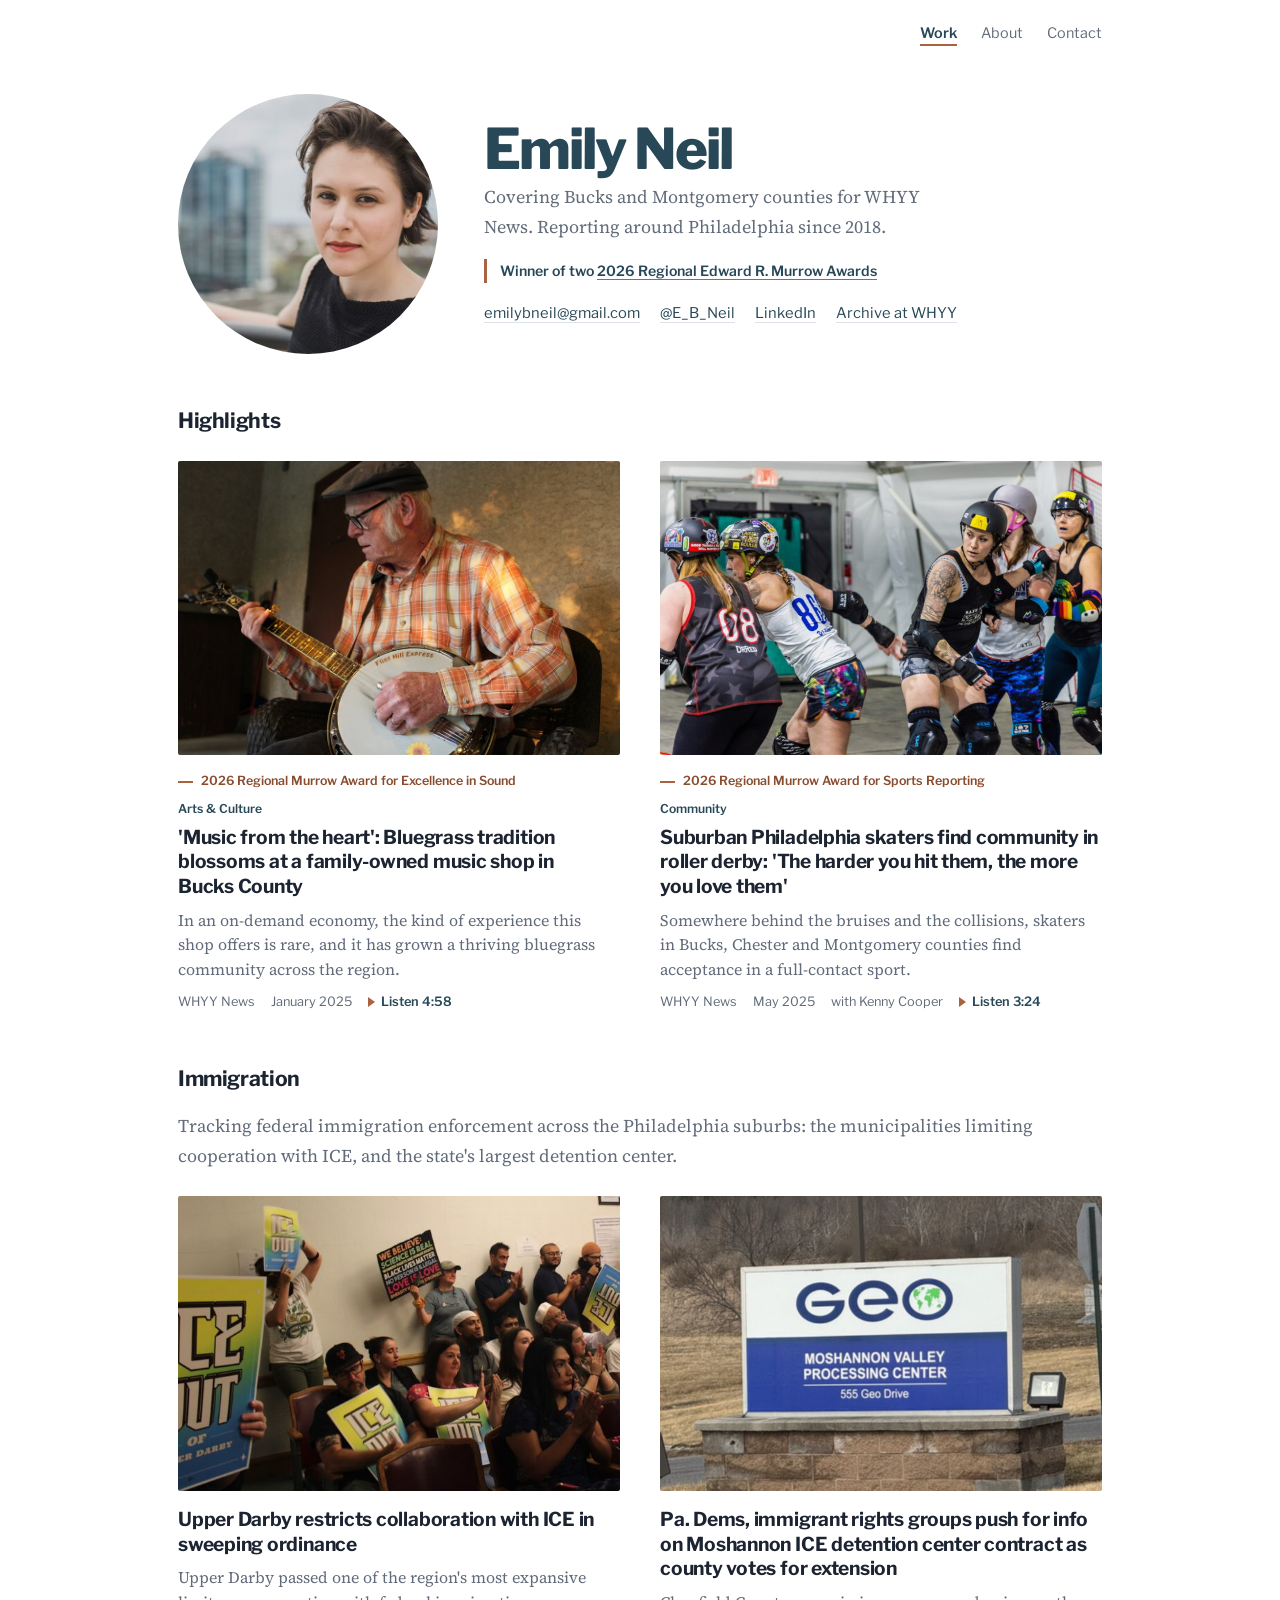
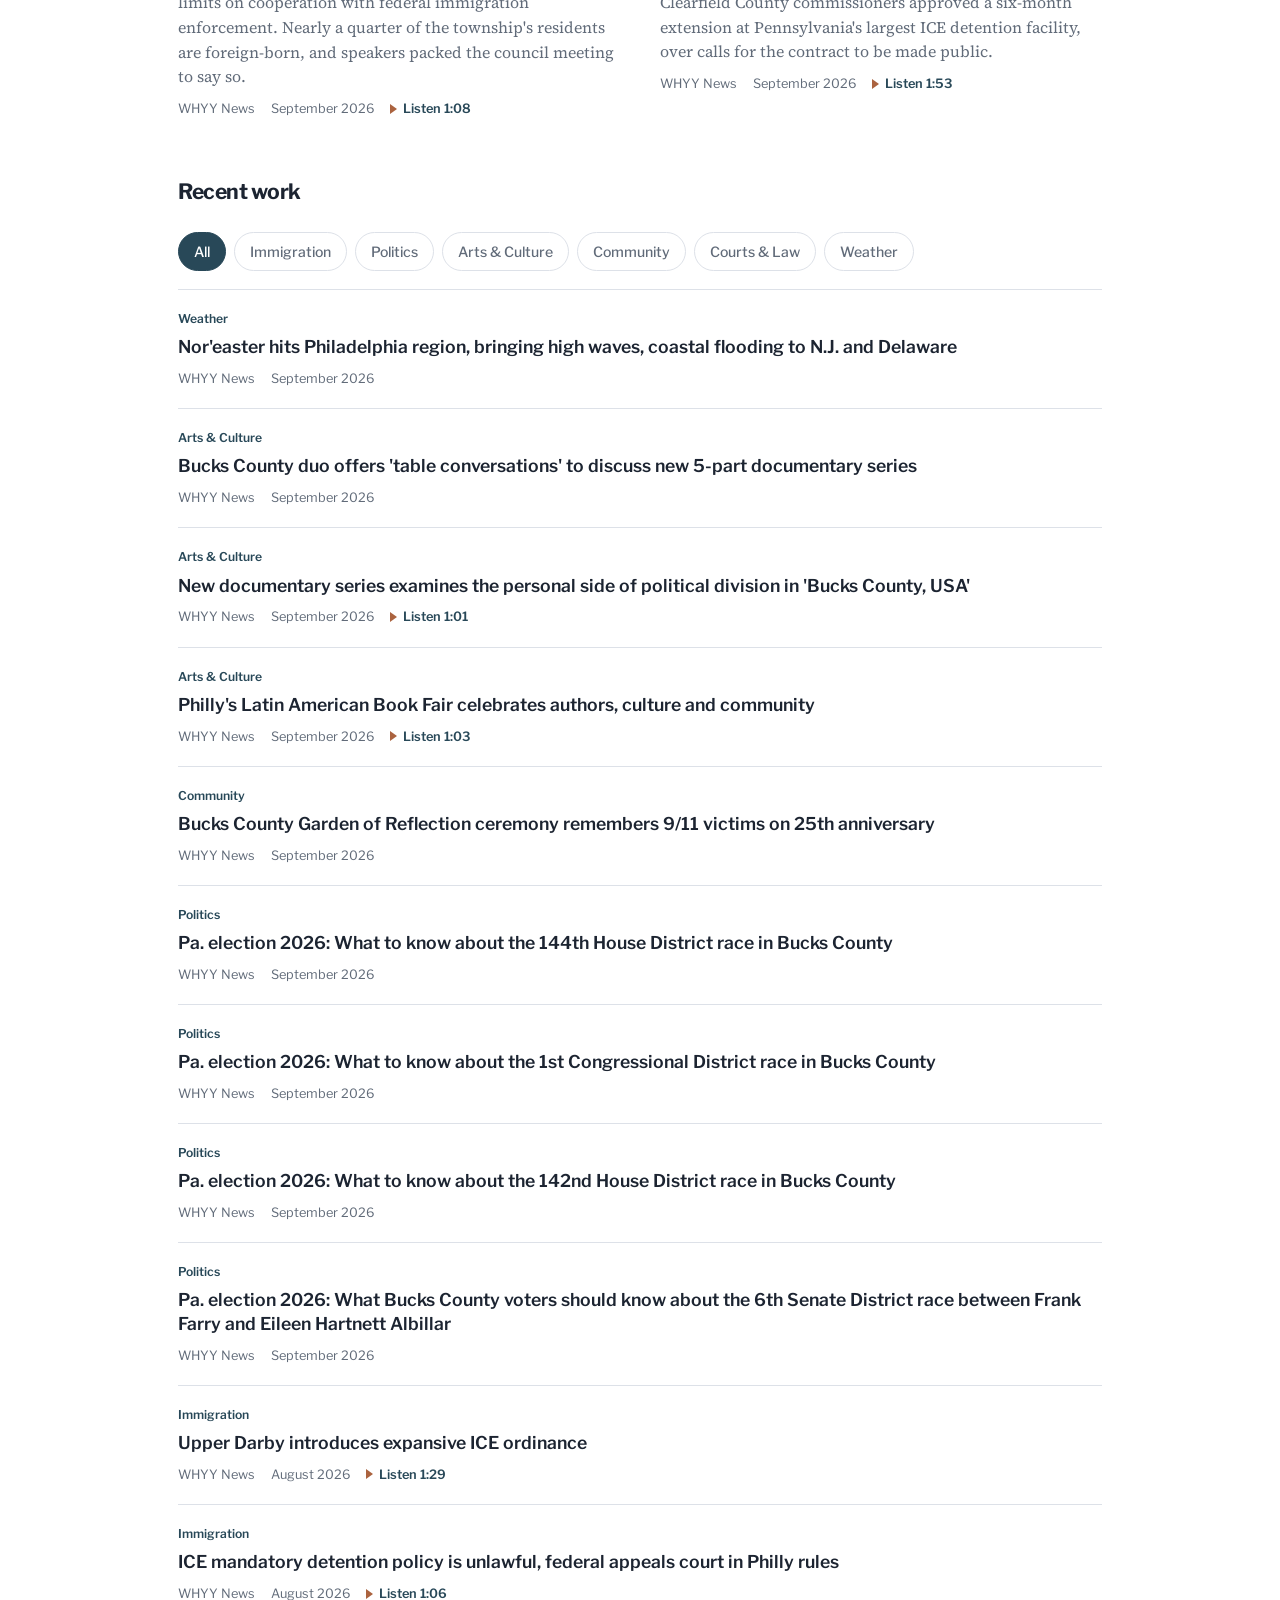
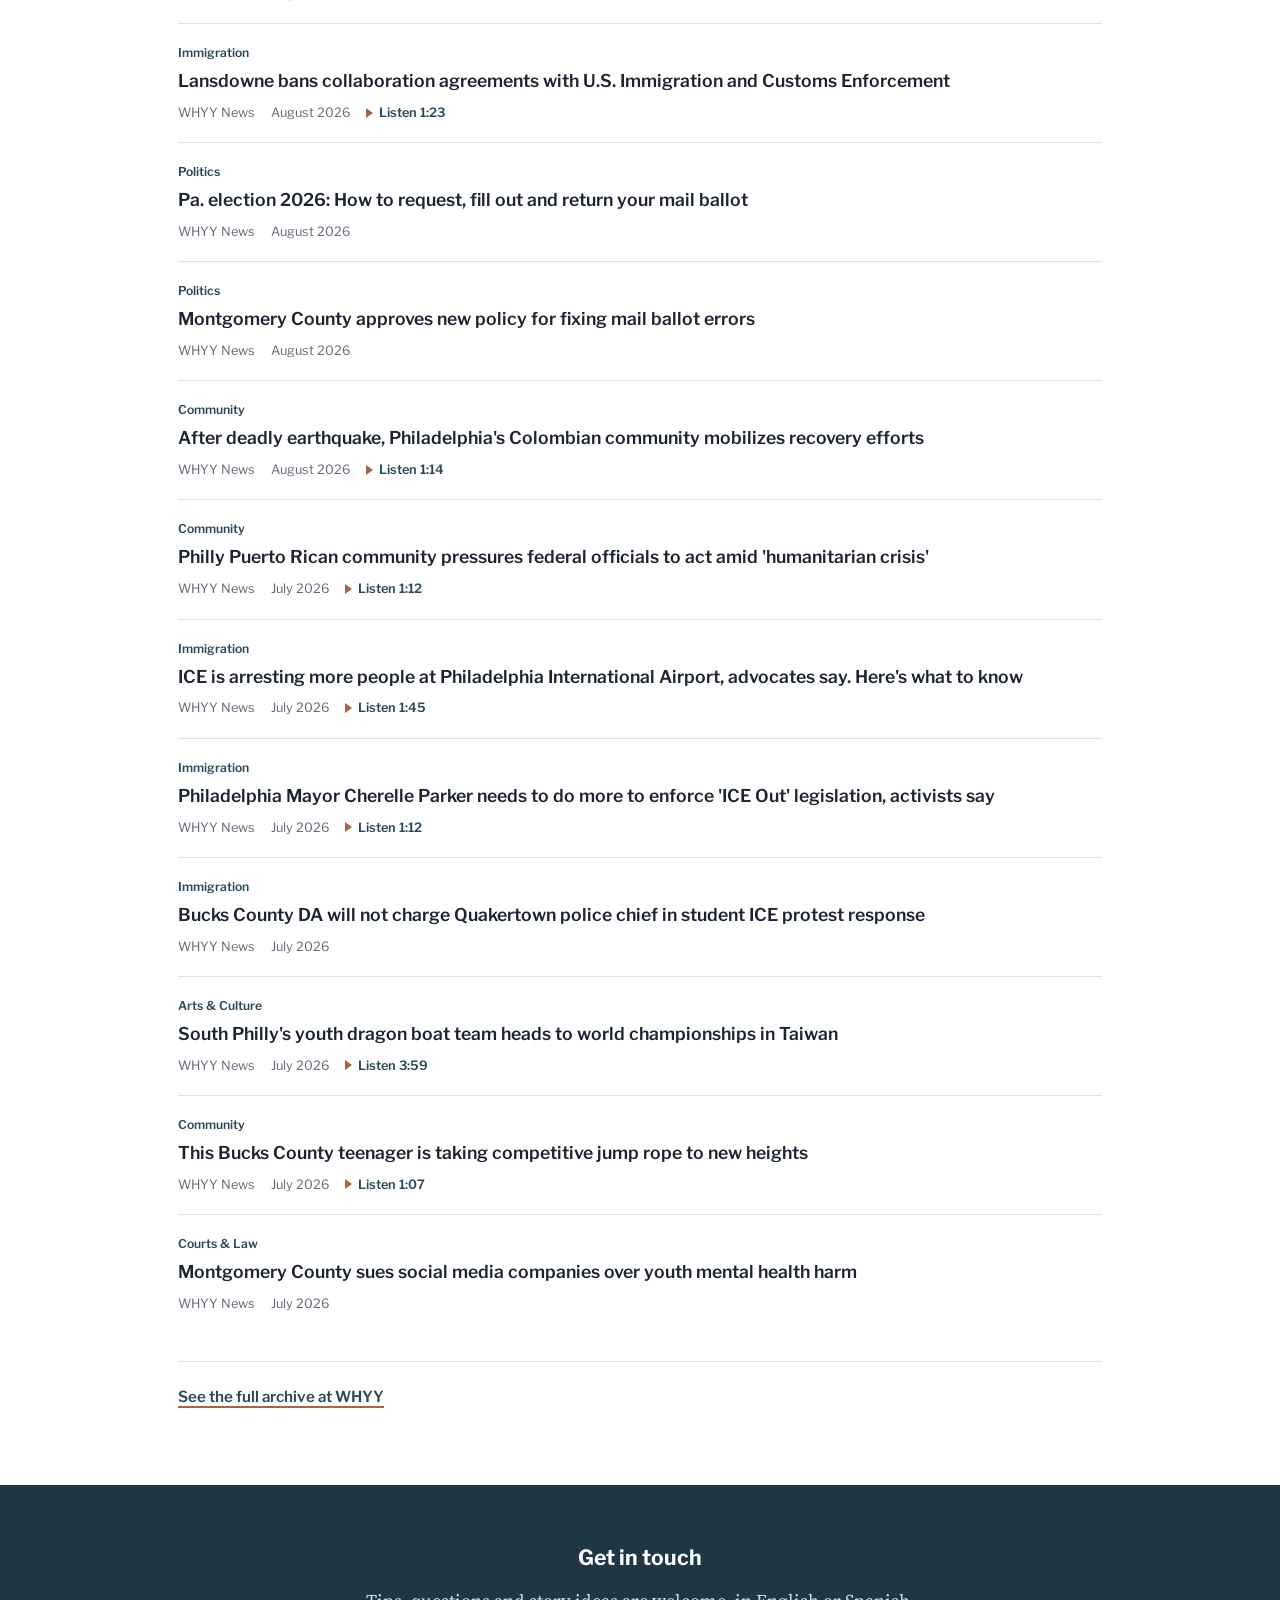
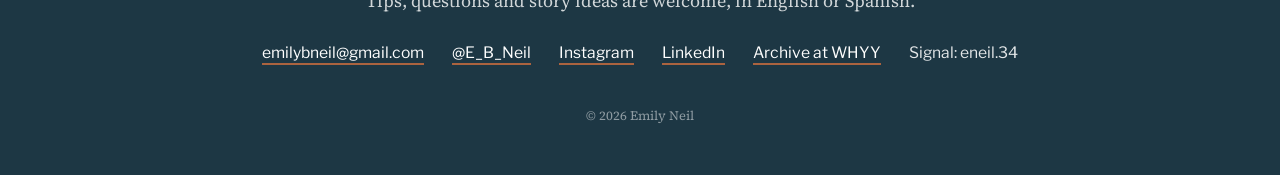
<file: index.html>
<!DOCTYPE html>
<html lang="en">
<head>
<meta charset="utf-8">
<meta name="viewport" content="width=device-width, initial-scale=1">
<title>Emily Neil</title>
<meta name="description" content="Emily Neil is a bilingual multimedia journalist reporting for WHYY News, covering Bucks and Montgomery counties.">
<meta property="og:title" content="Emily Neil">
<meta property="og:description" content="Bilingual multimedia journalist reporting for WHYY News, covering Bucks and Montgomery counties.">
<meta property="og:type" content="profile">
<link rel="preconnect" href="https://fonts.googleapis.com">
<link rel="preconnect" href="https://fonts.gstatic.com" crossorigin>
<link rel="preload" as="style" href="https://fonts.googleapis.com/css2?family=Libre+Franklin:wght@400;500;600;700;800&family=Source+Serif+4:opsz,wght@8..60,400;8..60,600&display=swap">
<link href="https://fonts.googleapis.com/css2?family=Libre+Franklin:wght@400;500;600;700;800&family=Source+Serif+4:opsz,wght@8..60,400;8..60,600&display=swap" rel="stylesheet">
<link rel="stylesheet" href="style.css">
</head>
<body>

<a class="skip" href="#highlights">Skip to work</a>

<main>
<div class="wrap">

  <!-- ===================== NAV =====================
       Work and About swap the content below without reloading the
       page, so the header never moves. Without JavaScript both
       sections simply show, one after the other.
  -->
  <nav class="topnav">
    <ul>
      <li><a href="#work" data-view="work" aria-current="page">Work</a></li>
      <li><a href="#about" data-view="about">About</a></li>
      <li><a href="#contact">Contact</a></li>
    </ul>
  </nav>

  <!-- ===================== HEADER =====================
       EMILY: this stays put whichever tab you're on.
       To change your photo, upload the new one and change the
       filename below. Keep the rest of the line as it is.
  -->
  <header class="hero">
    <img class="headshot" src="headshot.jpg" alt="Emily Neil" width="600" height="600">
    <div>
      <h1>Emily Neil</h1>
      <p class="beat">Covering Bucks and Montgomery counties for WHYY News. Reporting around Philadelphia since 2018.</p>
      <!-- The categories are named on each winning story, so this
           line doesn't repeat them. The &nbsp; keep the award's name
           from splitting across lines. -->
      <p class="award">Winner of two <a href="https://whyy.org/articles/murrow-awards-2026-reporting/">2026 Regional Edward&nbsp;R.&nbsp;Murrow&nbsp;Awards</a></p>
      <ul class="contact-line">
        <li><a href="mailto:emilybneil@gmail.com">emilybneil@gmail.com</a></li>
        <li><a href="https://twitter.com/E_B_Neil">@E_B_Neil</a></li>
        <li><a href="https://www.linkedin.com/in/emily-neil-283810126/">LinkedIn</a></li>
        <li><a href="https://whyy.org/person/emily-neil/">Archive at WHYY</a></li>
      </ul>
    </div>
  </header>

  <div id="view-work">
  <!-- ===================== HIGHLIGHTS =====================
       Built from the HIGHLIGHTS list in stories.js.
  -->
  <section id="highlights">
    <h2 class="section-title">Highlights</h2>
    <div class="highlights" id="highlight-grid"></div>
  </section>

  <!-- ===================== THEMED COLLECTIONS =====================
       Built from the COLLECTIONS list in stories.js. Add or remove
       a whole section by editing that list — nothing to change here.
  -->
  <div id="collections"></div>

  <!-- ===================== RECENT WORK =====================
       Built from the STORIES list in stories.js. Filters are by
       topic and build themselves from the topics actually used.
  -->
  <section id="work">
    <h2 class="section-title">Recent work</h2>
    <ul class="filters" id="filters"></ul>
    <div class="stories" id="stories"></div>
    <p class="archive"><a href="https://whyy.org/person/emily-neil/">See the full archive at WHYY</a></p>
  </section>

  </div>

  <div id="view-about">
  <!-- ===================== ABOUT =====================
       EMILY: this follows the bio from your old site — what you do
       now, what each place you worked actually is, then where you
       are from and where you studied. Change any of it freely.
  -->
  <section id="about" class="bio">
    <h2 class="section-title">About</h2>
    <div class="bio-grid">
      <div>
        <p class="lede">I'm a bilingual multimedia journalist covering Bucks and Montgomery counties as a suburban reporter for WHYY News, the public media newsroom serving the Philadelphia region. Previously, I was a reporter and editor at AL DÍA News, a bilingual print and digital news organization based in Philadelphia, and a communications officer for SERES, a Guatemalan non-profit focused on youth leadership and sustainability education in Guatemala and El Salvador.</p>
      </div>
      <div>
        <p>My work has appeared in WHYY News, The New York Times, The Philadelphia Citizen, The Trace, Religion News Service, Blind Magazine, Generocity, GridPhilly, IJNET and ¡Presente! Media.</p>
        <p>I was a 2022–23 Religion News Service and Interfaith America fellow, and I've edited for Global Press Journal alongside reporters based around the world. Since 2020 I've co-hosted <em>El Café de la Tarde</em>, a weekly Spanish-language show on Philatinos Radio in South Philadelphia.</p>
      </div>
    </div>
  </section>

  <!-- ===================== EXPERIENCE =====================
       EMILY: this is your resume, on the page. It's separate from
       the downloadable PDF, so a job change means updating both:
       here, and in Neil.Emily.Resume.web.docx. This one takes
       thirty seconds and is what most people will actually read,
       so change it here first and refresh the PDF when you have a
       moment. HOW-TO-UPDATE.md walks through both.
  -->
  <section id="experience">
    <h2 class="section-title">Experience</h2>
    <ul class="timeline">
      <li>
        <span class="when">Mar 2024 – present</span>
        <div>
          <p class="what">Suburban reporter<span class="where">WHYY News, Philadelphia</span></p>
          <p class="note">Two to three stories a week for radio and web across Bucks and Montgomery counties: reporting, writing both scripts, recording and producing the audio, and shooting photos. General assignment on Saturdays.</p>
        </div>
      </li>
      <li>
        <span class="when">Mar 2022 – Mar 2024</span>
        <div>
          <p class="what">Digital content producer<span class="where">WHYY News, Philadelphia</span></p>
          <p class="note">Final edit on web stories, photo selection, partner content, weekend social and the daily newsletter, while reporting and recording original stories for web and radio.</p>
        </div>
      </li>
      <li>
        <span class="when">May 2021 – Oct 2023</span>
        <div>
          <p class="what">Story editor<span class="where">Global Press Journal</span></p>
          <p class="note">Edited stories with reporters based in countries around the world, working in Spanish with Spanish-speaking reporters and translating materials.</p>
        </div>
      </li>
      <li>
        <span class="when">Feb 2020 – Mar 2024</span>
        <div>
          <p class="what">Freelance journalist<span class="where">Philadelphia</span></p>
          <p class="note">Religion coverage for Religion News Service as a 2022–23 RNS and Interfaith America fellow. Reported on gun violence resources in Philadelphia for The Trace's Up the Block. Bylines in The New York Times, The Philadelphia Citizen, Blind Magazine, Generocity, GridPhilly, IJNET, ¡Presente! Media and WHYY News.</p>
        </div>
      </li>
      <li>
        <span class="when">Jan 2018 – Feb 2020</span>
        <div>
          <p class="what">Deputy editor, staff writer, fellow<span class="where">AL DÍA News, Philadelphia</span></p>
          <p class="note">Ran editing, translation, design and visuals for a fully bilingual weekly print edition with a circulation of 30,000. Built the paper's partnerships, including its role in Broke in Philly, and created <em>Cuéntame</em>, a first-person storytelling initiative for U.S. Latinos.</p>
        </div>
      </li>
      <li>
        <span class="when">Nov 2016 – Dec 2017</span>
        <div>
          <p class="what">Communications manager<span class="where">Asociación SERES, Antigua, Guatemala</span></p>
          <p class="note">Ran all communications, social, web and newsletters. Shot photo and video at programs, and designed and taught Spanish-language media education workshops for youth ages 13 to 25.</p>
        </div>
      </li>
    </ul>

    <h2 class="section-title stacked">Education</h2>
    <ul class="timeline">
      <li>
        <span class="when">2016</span>
        <div>
          <p class="what">M.S., Journalism<span class="where">Columbia Journalism School</span></p>
          <p class="note">Focused on photo and visual journalism alongside long-form feature reporting.</p>
        </div>
      </li>
      <li>
        <span class="when">2014</span>
        <div>
          <p class="what">B.A., Middle Eastern Studies<span class="where">Barnard College, Columbia University</span></p>
          <p class="note">Minor in Spanish and Latin American Studies.</p>
        </div>
      </li>
    </ul>

    <h2 class="section-title stacked">Languages and tools</h2>
    <ul class="kit">
      <li><span>Languages</span><span>Fluent Spanish. Conversational Persian (Farsi).</span></li>
      <li><span>Audio</span><span>ProTools. Radio scripting, recording and production.</span></li>
      <li><span>Visual</span><span>DSLR. Photoshop, Lightroom, Premiere Pro, iMovie.</span></li>
    </ul>

    <a class="btn" href="resume.pdf">Download resume</a>
  </section>
  </div>

</div>
</main>

<!-- ===================== CONTACT ===================== -->
<div class="contact-block" id="contact">
  <div class="wrap">
    <h2>Get in touch</h2>
    <p>Tips, questions and story ideas are welcome, in English or Spanish.</p>
    <ul>
      <li><a href="mailto:emilybneil@gmail.com">emilybneil@gmail.com</a></li>
      <li><a href="https://twitter.com/E_B_Neil">@E_B_Neil</a></li>
      <li><a href="https://www.instagram.com/e.b.neil/">Instagram</a></li>
      <li><a href="https://www.linkedin.com/in/emily-neil-283810126/">LinkedIn</a></li>
      <li><a href="https://whyy.org/person/emily-neil/">Archive at WHYY</a></li>
      <!-- A Signal username, not a phone number. Safe to publish:
           it reveals nothing about her number, and she can change
           or delete it any time without changing her number. -->
      <li class="signal">Signal: eneil.34</li>
    </ul>
    <p class="colophon">© 2026 Emily Neil</p>
  </div>
</div>

<script src="stories.js"></script>
<script>
(function () {
  // Escape anything that lands in HTML, so an apostrophe or an
  // ampersand in a headline can never break the page.
  const esc = s => String(s == null ? '' : s).replace(/[&<>"']/g,
    c => ({'&':'&amp;','<':'&lt;','>':'&gt;','"':'&quot;',"'":'&#39;'}[c]));

  const HL   = (typeof HIGHLIGHTS  !== 'undefined' ? HIGHLIGHTS  : []);
  const COLS = (typeof COLLECTIONS !== 'undefined' ? COLLECTIONS : []);
  const ALL  = (typeof STORIES     !== 'undefined' ? STORIES     : []);

  // The small grey line under a headline: outlet, date, co-byline,
  // runtime. Same shape everywhere a story appears.
  const meta = s => `
    <p class="story-meta">
      <span>${esc(s.outlet)}</span>
      <span>${esc(s.date)}</span>
      ${s.with   ? `<span>with ${esc(s.with)}</span>` : ''}
      ${s.listen ? `<span class="listen">Listen ${esc(s.listen)}</span>` : ''}
    </p>`;

  // One featured card, used by Highlights and by every themed
  // section below it. withPhoto is decided per section, not per
  // card: a row with one photo and one blank panel looks broken,
  // so a section shows photos only once every story in it has
  // one. Add the missing image and the section becomes a photo
  // grid on its own.
  const card = (h, withPhoto) => `
    <a class="highlight" href="${esc(h.url)}">
      ${withPhoto ? `<div class="highlight-photo">
        <img src="${esc(h.image)}" alt="${esc(h.alt || '')}" loading="lazy">
      </div>` : ''}
      <div class="highlight-text">
        ${h.award ? `<p class="highlight-award">${esc(h.award)}</p>` : ''}
        ${h.topic ? `<p class="story-topic">${esc(h.topic)}</p>` : ''}
        <h3 class="highlight-title">${esc(h.title)}</h3>
        ${h.dek ? `<p class="highlight-dek">${esc(h.dek)}</p>` : ''}
        ${meta(h)}
      </div>
    </a>`;

  /* ---------- highlights ---------- */
  const grid = document.getElementById('highlight-grid');
  if (!HL.length) {
    document.getElementById('highlights').hidden = true;
  } else {
    grid.innerHTML = HL.map(s => card(s, !!s.image)).join('');
  }

  /* ---------- themed collections ---------- */
  // Same card as Highlights, so a themed section reads as another
  // shelf of featured work rather than a different component.
  document.getElementById('collections').innerHTML = COLS.map(c => `
    <section class="collection">
      <h2 class="section-title">${esc(c.title)}</h2>
      ${c.note ? `<p class="collection-note">${esc(c.note)}</p>` : ''}
      <div class="highlights">
        ${(c.stories || []).map(s => card(s, (c.stories || []).every(x => x.image))).join('')}
      </div>
    </section>
  `).join('');

  /* ---------- recent work ---------- */
  const list    = document.getElementById('stories');
  const filters = document.getElementById('filters');

  // Anything already featured above is skipped here, so no story
  // appears twice. STORIES can stay a complete record.
  const featured = new Set([
    ...HL.map(h => h.url),
    ...COLS.flatMap(c => (c.stories || []).map(s => s.url))
  ]);
  const stories = ALL.filter(s => !featured.has(s.url));

  // Filter buttons come from the topics actually in use, busiest
  // beat first, so the list orders itself as her work shifts.
  const counts = {};
  stories.forEach(s => { if (s.topic) counts[s.topic] = (counts[s.topic] || 0) + 1; });
  const topics = Object.keys(counts).sort((a, b) => counts[b] - counts[a] || a.localeCompare(b));

  if (topics.length > 1) {
    filters.innerHTML =
      `<li><button type="button" data-topic="all" aria-pressed="true">All</button></li>` +
      topics.map(t =>
        `<li><button type="button" data-topic="${esc(t)}" aria-pressed="false">${esc(t)}</button></li>`
      ).join('');
  } else {
    filters.hidden = true;
  }

  function render(topic) {
    const shown = topic === 'all' ? stories : stories.filter(s => s.topic === topic);

    if (!shown.length) {
      list.innerHTML = '<p class="empty">Nothing in this category yet.</p>';
      return;
    }

    // Only the headline is a link. Wrapping the whole row made the
    // entire strip clickable, so a stray click anywhere near a story
    // opened it.
    list.innerHTML = shown.map(s => `
      <article class="story">
        ${s.topic ? `<p class="story-topic">${esc(s.topic)}</p>` : ''}
        <h3 class="story-title"><a href="${esc(s.url)}">${esc(s.title)}</a></h3>
        ${s.dek ? `<p class="story-dek">${esc(s.dek)}</p>` : ''}
        ${meta(s)}
      </article>
    `).join('');
  }

  filters.addEventListener('click', e => {
    const btn = e.target.closest('button');
    if (!btn) return;
    filters.querySelectorAll('button').forEach(b =>
      b.setAttribute('aria-pressed', String(b === btn)));
    render(btn.dataset.topic);
  });

  render('all');
})();
</script>

<script>
/* ===================== THE TABS =====================
   Work and About are two panels inside one page. Switching tabs
   swaps the panel below the header, so the header itself is never
   rebuilt and never flickers — the frozen-pane effect.

   The address bar still changes (#work / #about), so links,
   bookmarks, refresh and the browser's back button all behave the
   way people expect.

   EMILY: nothing here needs touching. If JavaScript is ever turned
   off, none of this runs and both panels simply show one after the
   other — the page still reads correctly, just as one long scroll.
*/
(function () {
  const views = {
    work:  document.getElementById('view-work'),
    about: document.getElementById('view-about')
  };
  if (!views.work || !views.about) return;   // markup changed: leave both showing

  const tabs = Array.prototype.slice.call(
    document.querySelectorAll('.topnav a[data-view]'));

  function show(name, opts) {
    opts = opts || {};
    if (!views[name]) name = 'work';

    for (const k in views) views[k].hidden = (k !== name);

    tabs.forEach(t => {
      if (t.dataset.view === name) t.setAttribute('aria-current', 'page');
      else t.removeAttribute('aria-current');
    });

    // Don't yank the page on first load — someone may have arrived
    // on a #contact link and be looking at the footer already.
    if (opts.scroll && window.scrollY > 0) {
      window.scrollTo({ top: 0, behavior: 'instant' });
    }

    // Send the screen reader to the heading of the panel that just
    // opened, the way a real page load would.
    if (opts.focus) {
      const h = views[name].querySelector('h2');
      if (h) { h.setAttribute('tabindex', '-1'); h.focus({ preventScroll: true }); }
    }
  }

  // Only #work and #about name a panel, and no hash at all means
  // Work — that's the entry the back button returns to. Anything
  // else (#contact) is an ordinary anchor to the footer, which
  // shows on both tabs, so it must not count as a tab change.
  function fromHash() {
    const h = location.hash.replace('#', '');
    if (h === '' || h === 'work') return 'work';
    if (h === 'about') return 'about';
    return null;
  }

  tabs.forEach(t => t.addEventListener('click', e => {
    e.preventDefault();
    const name = t.dataset.view;
    history.pushState({ view: name }, '', '#' + name);
    show(name, { scroll: true, focus: true });
  }));

  window.addEventListener('popstate', () => {
    const v = fromHash();
    if (v) show(v, { scroll: true });
  });

  show(fromHash() || 'work', {});
})();
</script>
</body>
</html>
</file>
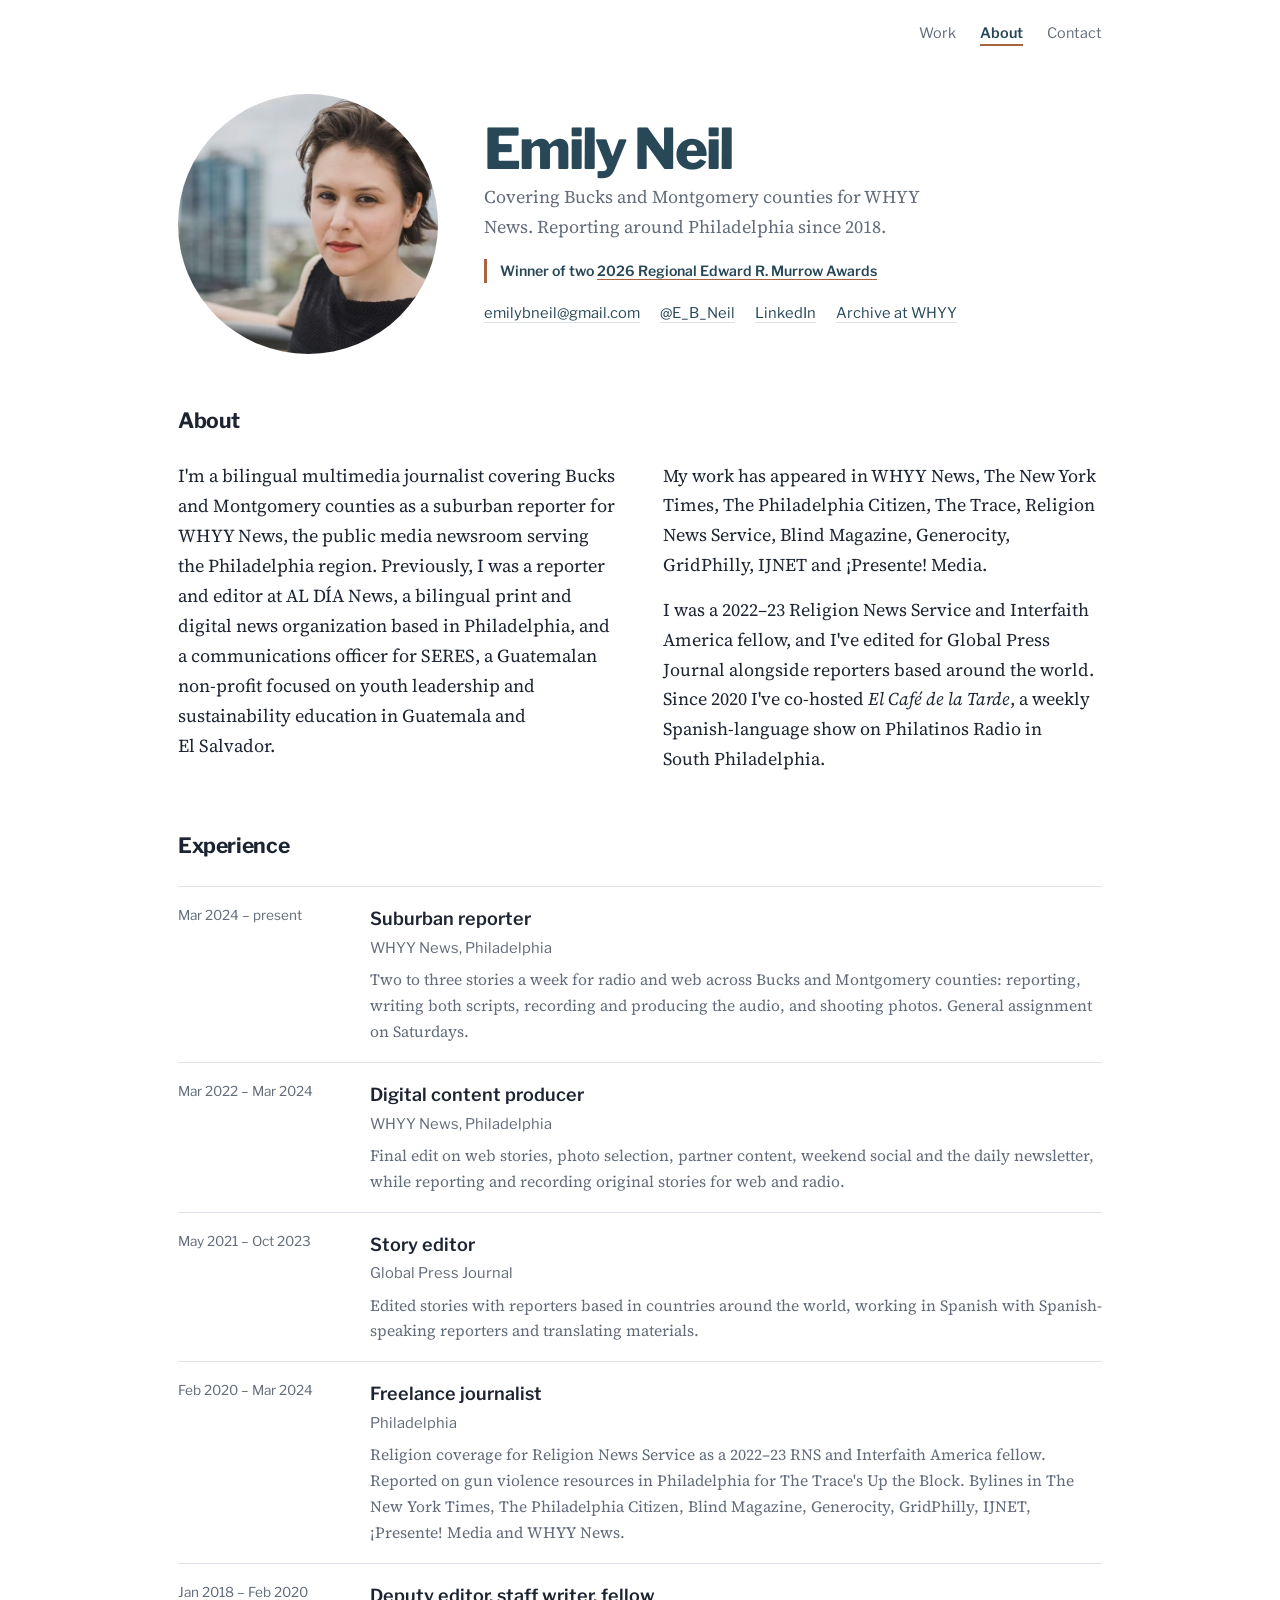
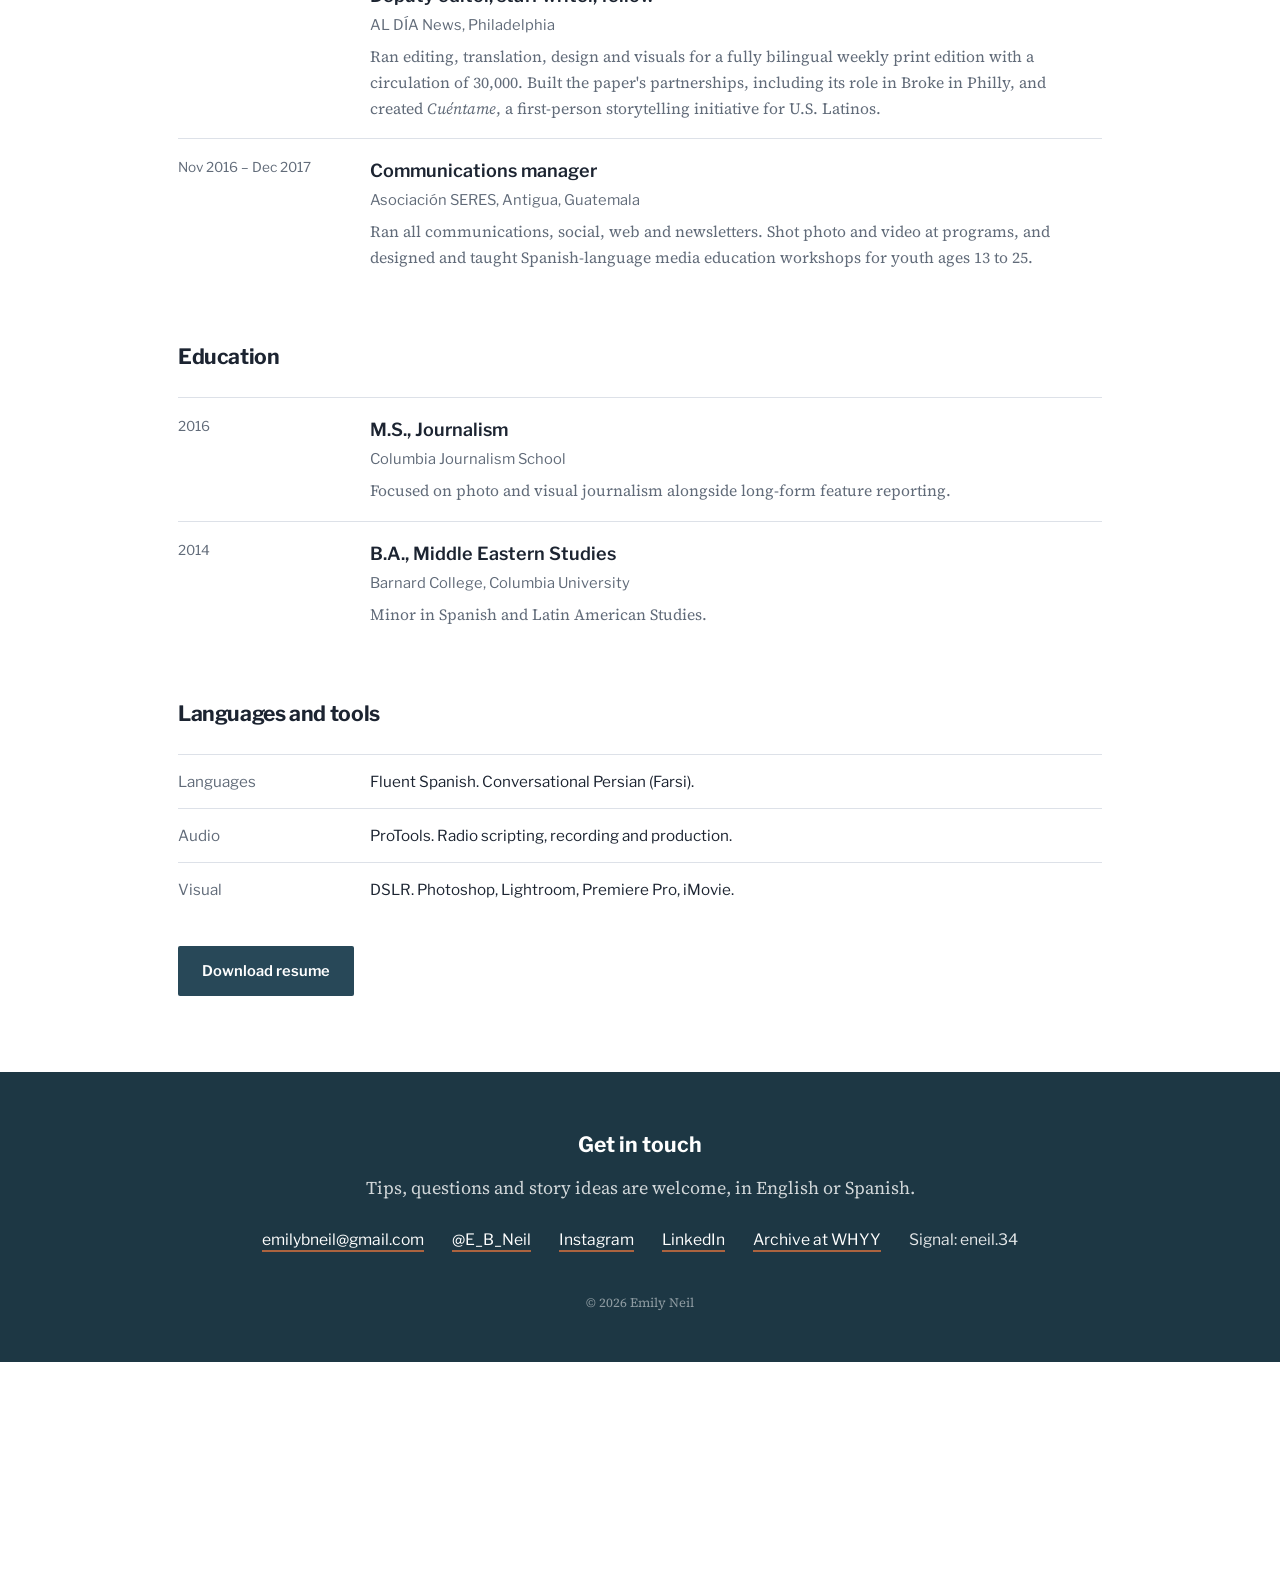
<file: about.html>
<!DOCTYPE html>
<html lang="en">
<head>
<meta charset="utf-8">
<!-- The About section now lives on the main page. This file only
     forwards anyone who has the old link bookmarked. -->
<meta http-equiv="refresh" content="0; url=index.html#about">
<link rel="canonical" href="index.html">
<title>Emily Neil</title>
</head>
<body>
<p>Redirecting to <a href="index.html#about">Emily Neil — About</a>.</p>
</body>
</html>
</file>
<file: style.css>
/* ============================================================
   Emily Neil — site styles

   Shared by index.html and about.html. Change a colour here and
   it changes on both pages.

   The palette comes from the headshot. Its background sits at
   hue 200 (cool) and her skin at hue 21 (warm) — near-opposite
   on the colour wheel, which is why the photo reads well. The
   site borrows that same pairing, at a lower saturation than
   the photo so the photography stays the most colourful thing
   on the page.
   ============================================================ */

:root{
  --primary:#284858;       /* headings, links                 */
  --primary-deep:#1d3744;  /* the dark band at the bottom     */
  --accent:#ab633f;        /* rules, underlines, the marks    */
  --accent-text:#8a4c2e;   /* darker, for the accent as text  */
  --ink:#1c2431;           /* body text                       */
  --meta:#616b79;          /* dates, outlets, quieter text    */
  --rule:#dde1e8;          /* hairlines between items         */
  --surface:#f4f5f8;       /* image placeholders              */
  --paper:#ffffff;         /* page background                 */
}

*{box-sizing:border-box}
html{-webkit-text-size-adjust:100%;scroll-behavior:smooth}
@media (prefers-reduced-motion:reduce){
  html{scroll-behavior:auto}
  *{transition:none !important}
}

body{
  margin:0;
  background:var(--paper);
  color:var(--ink);
  font-family:"Source Serif 4",Georgia,serif;
  font-size:18px;
  line-height:1.65;
  display:flex;flex-direction:column;min-height:100vh;
}
.wrap{max-width:980px;margin:0 auto;padding:0 28px;width:100%}
main{flex:1}
a{color:inherit}
:focus-visible{outline:2px solid var(--accent);outline-offset:3px}

/* pretty = fill the line, but never strand one word on the last
   line. balance = even out the lines, which suits short display
   text but makes a long headline stop short of the column. */
p,li,h3{text-wrap:pretty}
h1,h2,.award,.beat,.contact-block p{text-wrap:balance}

.skip{
  position:absolute;left:-9999px;
  background:var(--primary);color:#fff;
  padding:10px 16px;text-decoration:none;
  font-family:"Libre Franklin",system-ui,sans-serif;font-size:.9rem;
}
.skip:focus{left:12px;top:12px;z-index:10}

/* ---------------- top nav ---------------- */
.topnav{
  font-family:"Libre Franklin",system-ui,sans-serif;
  display:flex;justify-content:flex-end;
  gap:20px;flex-wrap:wrap;
  padding:22px 0;font-size:.9rem;
}
.topnav ul{display:flex;gap:24px;list-style:none;margin:0;padding:0}
.topnav a{color:var(--meta);text-decoration:none;padding-bottom:2px}
.topnav a:hover,.topnav a:focus-visible{color:var(--primary)}
.topnav a[aria-current="page"]{
  color:var(--primary);font-weight:600;
  border-bottom:2px solid var(--accent);
}

/* ---------------- home hero ---------------- */
.hero{
  display:grid;
  grid-template-columns:260px minmax(0,1fr);
  gap:46px;
  align-items:center;
  padding:26px 0 0;
}
.headshot{
  width:260px;height:260px;
  border-radius:50%;
  object-fit:cover;
  background:var(--surface);
  display:block;
}
.hero h1{
  font-family:"Libre Franklin",system-ui,sans-serif;
  font-size:clamp(2.6rem,5.6vw,3.5rem);
  font-weight:800;
  line-height:.95;
  letter-spacing:-.035em;
  margin:0;
  color:var(--primary);
}
.role{
  font-family:"Libre Franklin",system-ui,sans-serif;
  font-size:1.06rem;font-weight:600;
  margin:14px 0 0;
}
/* No max-width here on purpose: the grid column is already the
   measure. Capping it again just wraps the text early and leaves
   a gap to its right. */
.beat{color:var(--meta);margin:6px 0 0}
.award{
  font-family:"Libre Franklin",system-ui,sans-serif;
  font-size:.88rem;font-weight:600;
  color:var(--primary);
  margin:18px 0 0;
  padding:0 0 0 13px;
  border-left:3px solid var(--accent);
}
.award a{color:inherit;text-decoration:none;border-bottom:1px solid var(--accent)}
.award a:hover,.award a:focus-visible{color:var(--accent-text)}
.contact-line{
  font-family:"Libre Franklin",system-ui,sans-serif;
  font-size:.92rem;
  display:flex;flex-wrap:wrap;gap:10px 20px;
  margin:18px 0 0;padding:0;list-style:none;
}
.contact-line a{color:var(--primary);text-decoration:none;border-bottom:1px solid var(--rule)}
.contact-line a:hover,.contact-line a:focus-visible{border-bottom-color:var(--accent)}

/* ---------------- sections ---------------- */
section{padding:56px 0 0}
section:first-of-type{padding-top:50px}
.section-title{
  font-family:"Libre Franklin",system-ui,sans-serif;
  font-size:1.32rem;font-weight:700;letter-spacing:-.018em;
  margin:0 0 22px;
}
.section-title.stacked{margin-top:52px}

/* ---------------- about prose ---------------- */
/* Two columns, so the prose fills the page width the way the
   Highlights grid does, while each line stays a readable length.
   One column on narrow screens. */
.bio-grid{
  display:grid;
  grid-template-columns:repeat(2,1fr);
  gap:0 46px;
  align-items:start;
}
.bio-grid p{margin:0 0 16px}
.bio-grid p:last-child{margin-bottom:0}
.bio .lede{font-size:1.14rem}

/* ---------------- highlights ---------------- */
.highlights{
  display:grid;
  grid-template-columns:repeat(2,1fr);
  gap:38px 40px;
}
.highlight{text-decoration:none;display:block}
.highlight-photo{
  aspect-ratio:3/2;
  background:var(--surface);
  overflow:hidden;
  border-radius:2px;
}
.highlight-photo img{
  width:100%;height:100%;
  object-fit:cover;display:block;
}
.highlight-text{padding:16px 0 0}
.highlight-award{
  font-family:"Libre Franklin",system-ui,sans-serif;
  font-size:.78rem;font-weight:600;
  color:var(--accent-text);
  margin:0 0 7px;
  display:flex;align-items:center;gap:8px;
}
.highlight-award::before{
  content:"";flex:none;
  width:15px;height:2px;background:var(--accent);
}
.highlight-title{
  font-family:"Libre Franklin",system-ui,sans-serif;
  font-size:1.2rem;font-weight:700;line-height:1.28;
  letter-spacing:-.012em;
  margin:0;
}
.highlight:hover .highlight-title,
.highlight:focus-visible .highlight-title{
  color:var(--primary);
  text-decoration:underline;
  text-decoration-thickness:2px;
  text-underline-offset:3px;
  text-decoration-color:var(--accent);
}
.highlight-dek{margin:9px 0 0;color:var(--meta);font-size:1rem;line-height:1.55}

/* ---------------- themed collections ---------------- */
/* A themed section is another shelf of the same featured cards,
   so it reuses .highlights and .highlight entirely. Only the
   standfirst under the heading is new. */
/* No max-width: the note sits above the two-column grid and should
   run the same width the grid does. Capping it left a ragged stop
   partway across with empty page to the right. */
.collection-note{
  color:var(--meta);
  margin:-8px 0 26px;
}
/* A section shows photos only when every story in it has one, so
   there is never a card with a blank panel beside a photographed
   one. Text-only cards get their top padding back. */
.highlight > .highlight-text:first-child{padding-top:0}

/* ---------------- topic filters ---------------- */
.filters{
  font-family:"Libre Franklin",system-ui,sans-serif;
  display:flex;flex-wrap:wrap;gap:8px;
  margin:0;padding:0;list-style:none;
}
.filters[hidden]{display:none}
.filters button{
  font:inherit;font-size:.88rem;font-weight:500;
  background:none;border:1px solid var(--rule);
  color:var(--meta);
  padding:7px 15px;border-radius:999px;
  cursor:pointer;
}
.filters button:hover{border-color:var(--primary);color:var(--primary)}
.filters button[aria-pressed="true"]{
  background:var(--primary);border-color:var(--primary);color:#fff;
}

/* ---------------- story list ---------------- */
.stories{margin:18px 0 0}
.story{
  display:block;
  padding:19px 0;
  border-top:1px solid var(--rule);
}
.story-topic{
  font-family:"Libre Franklin",system-ui,sans-serif;
  font-size:.76rem;font-weight:600;
  color:var(--primary);
  margin:0 0 6px;
}
/* Headlines run the width of the list. A max-width here would
   wrap them early and leave a gap down the right-hand side. */
.story-title{
  font-family:"Libre Franklin",system-ui,sans-serif;
  font-size:1.1rem;font-weight:600;line-height:1.36;
  margin:0;
}
/* The headline is the only clickable thing in a row, so it has to
   announce itself on hover. The rest of the row is plain text you
   can select without opening anything. */
.story-title a{color:inherit;text-decoration:none}
.story-title a:hover,
.story-title a:focus-visible{
  color:var(--primary);
  text-decoration:underline;
  text-decoration-thickness:2px;
  text-underline-offset:3px;
  text-decoration-color:var(--accent);
}
.story-dek{color:var(--meta);font-size:1rem;margin:7px 0 0}
.story-meta{
  font-family:"Libre Franklin",system-ui,sans-serif;
  font-size:.8rem;color:var(--meta);
  margin:9px 0 0;
  display:flex;flex-wrap:wrap;gap:6px 16px;align-items:center;
}
.listen{
  display:inline-flex;align-items:center;gap:6px;
  color:var(--primary);font-weight:600;
}
.listen::before{
  content:"";width:0;height:0;
  border-left:7px solid var(--accent);
  border-top:5px solid transparent;
  border-bottom:5px solid transparent;
}
.empty{
  color:var(--meta);
  padding:24px 0;margin:0;
  border-top:1px solid var(--rule);
}
.archive{
  font-family:"Libre Franklin",system-ui,sans-serif;
  font-size:.95rem;
  margin:28px 0 0;padding:22px 0 0;border-top:1px solid var(--rule);
}
.archive a{color:var(--primary);font-weight:600;text-decoration:none;border-bottom:2px solid var(--accent)}

/* ---------------- experience, education, kit ---------------- */
/* No max-width: the 168px date column already narrows the text,
   so capping the list as well leaves a gap down the right. */
.timeline{list-style:none;padding:0;margin:0}
.timeline li{
  display:grid;grid-template-columns:168px 1fr;gap:24px;
  padding:17px 0;border-top:1px solid var(--rule);
}
.timeline .when{font-family:"Libre Franklin",sans-serif;font-size:.85rem;color:var(--meta)}
.timeline .what{font-family:"Libre Franklin",sans-serif;font-weight:600;margin:0}
.timeline .where{display:block;font-weight:400;color:var(--meta);font-size:.92rem;margin:2px 0 0}
.timeline .note{margin:7px 0 0;font-size:.98rem;color:var(--meta)}

.kit{list-style:none;padding:0;margin:0}
.kit li{
  display:grid;grid-template-columns:168px 1fr;gap:24px;
  padding:14px 0;border-top:1px solid var(--rule);
  font-family:"Libre Franklin",sans-serif;font-size:.95rem;
}
.kit span:first-child{color:var(--meta)}

.btn{
  display:inline-block;
  font-family:"Libre Franklin",system-ui,sans-serif;
  font-size:.92rem;font-weight:600;
  background:var(--primary);color:#fff;text-decoration:none;
  padding:13px 24px;border-radius:2px;margin:30px 0 0;
}
.btn:hover,.btn:focus-visible{background:var(--primary-deep)}

/* ---------------- contact (centred) ---------------- */
.contact-block{
  background:var(--primary-deep);color:#fff;
  margin-top:76px;padding:56px 0 48px;
  text-align:center;
}
.contact-block h2{
  font-family:"Libre Franklin",sans-serif;
  font-size:1.32rem;font-weight:700;margin:0 0 10px;
}
.contact-block p{
  color:rgba(255,255,255,.8);
  max-width:66ch;margin:0 auto 24px;
}
.contact-block ul{
  font-family:"Libre Franklin",system-ui,sans-serif;
  display:flex;flex-wrap:wrap;justify-content:center;
  gap:14px 28px;
  list-style:none;margin:0;padding:0;font-size:.98rem;
}
.contact-block a{color:#fff;text-decoration:none;border-bottom:2px solid var(--accent);padding-bottom:1px}
.contact-block a:hover,.contact-block a:focus-visible{color:var(--accent)}
/* Signal is a username you type into the app, not a link. */
.contact-block .signal{color:rgba(255,255,255,.88)}
.contact-block .colophon{
  margin:40px auto 0;
  font-size:.8rem;color:rgba(255,255,255,.5);
}

/* ---------------- tablets and phones ---------------- */
@media (max-width:860px){
  .hero{grid-template-columns:200px minmax(0,1fr);gap:34px}
  .headshot{width:200px;height:200px}
  .bio-grid{grid-template-columns:1fr;gap:0}
  .bio-grid p:last-child{margin-bottom:16px}
}
@media (max-width:680px){
  body{font-size:17px}
  .hero{
    grid-template-columns:1fr;
    gap:24px;
    justify-items:start;
    padding-top:12px;
  }
  .headshot{width:150px;height:150px}
  .highlights{grid-template-columns:1fr;gap:34px}
  .timeline li,.kit li{grid-template-columns:1fr;gap:3px}
  .timeline .note{margin-top:6px}
  .contact-block{padding:44px 0 38px}
}

/* ============================================================
   Tab switching

   Work and About are two blocks on one page; the script shows
   one and hides the other. Nothing here animates, because the
   header, menu and contact bar are never rebuilt — the only
   thing that changes is the block between them, and a swap
   that happens in a single frame reads as instant rather than
   as a transition.

   [hidden] needs stating explicitly because the sections are
   display:grid and grid would otherwise override it.
   ============================================================ */

[hidden]{ display:none !important }
</file>
